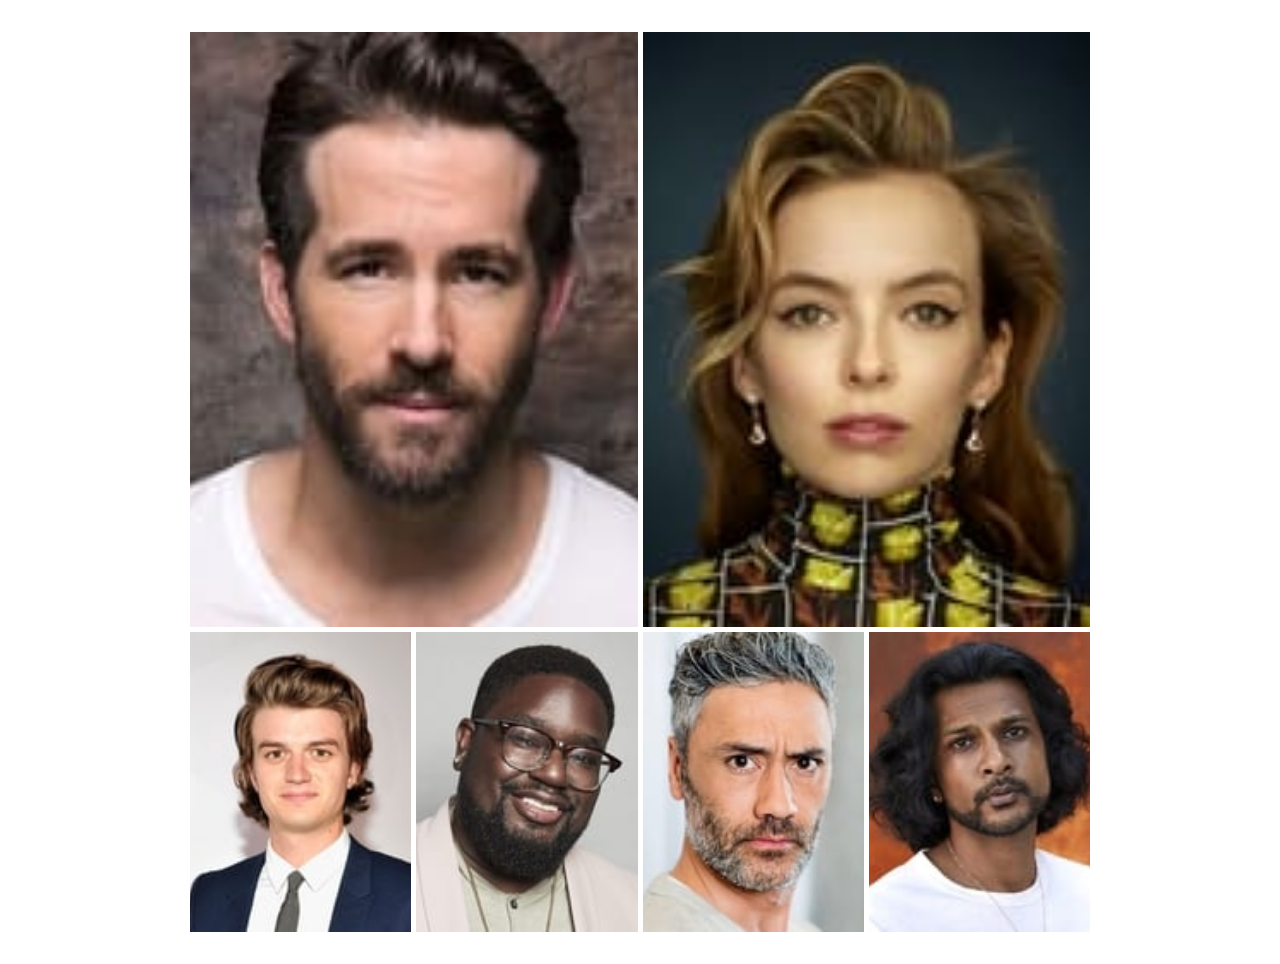
<file: actorsGallery.html>
<!DOCTYPE html>
<html lang="en">
<head>
    <meta charset="UTF-8">
    <meta http-equiv="X-UA-Compatible" content="IE=edge">
    <meta name="viewport" content="width=device-width, initial-scale=1.0">
    <link rel="stylesheet" href="css/gallery.css">
    <title>Free Guy Actors Gallery</title>
</head>
<body>
    
    <div class="container">

        <div class="ryan">
            <div class="img">
                <img src="img/ryan.jpg" alt="">

            </div>
        </div>

        <div class="jodie">
            <div class="img">
                <img src="img/jodie.jpg" alt="">
            </div>
        </div>

        <div class="joe">
            <div class="img">
                <img src="img/joe.jpg" alt="">
            </div>
        </div>

        <div class="lilrel">
            <div class="img">
                <img src="img/lilrel.jpg" alt="">
            </div>
        </div>

        <div class="taika">
            <div class="img">
                <img src="img/taika.jpg" alt="">
            </div>
        </div>

        <div class="utkarsh">
            <div class="img">
                <img src="img/utkarsh.jpg" alt="">
            </div>
        </div>



    </div>



</body>
</html>
</file>
<file: css/gallery.css>
* {
    margin: 0;
    padding: 0;
    box-sizing: border-box;
    /*border: 1px solid red;*/
}

.container {
    width: 900px;
    height: 900px;
    margin: 2rem auto;
    display: grid;
    grid-template-columns: repeat(4, 1fr);
    grid-template-rows: 595px 300px;
    gap: 5px;
}

.container > div {
    width: 100%;
    height: 100%;
}

.img {
    width: 100%;
    height: 100%;
}

.img img {
    width: 100%;
    height: 100%;
    object-fit: cover;
}

.ryan {
    grid-column: 1/3;
    grid-row: 1/2;
}

.jodie {
    grid-column: 3/5;
    grid-row: 1/2;
}

.joe {
    grid-column: 1/2;
    grid-row: 2/3;
}

.lilrel {
    grid-column: 2/3;
    grid-row: 2/3;
}

.taika {
    grid-column: 3/4;
    grid-row: 2/3;
}

.utkarsh {
    grid-column: 4/5;
    grid-row: 2/3;
}


@media (max-width: 568px) {
    body {
        background-color: #000;
    }

    .container {
        width: auto;
        grid-template-columns: repeat(1, auto);
        grid-template-rows: repeat(6, 1fr);
        grid-template-areas: 
        "ryan"
        "jodie"
        "joe"
        "lilrel"
        "taika"
        "utkarsh";
    }

    .ryan {
        grid-area: ryan;

    }
    .jodie {
        grid-area: jodie;
    }

    .joe {
        grid-area: joe;
    }
    .lilrel {
        grid-area: lilrel;
    }

    .taika {
        grid-area: taika;
    }

    .utkarsh {
        grid-area: utkarsh;
    }




}
</file>
